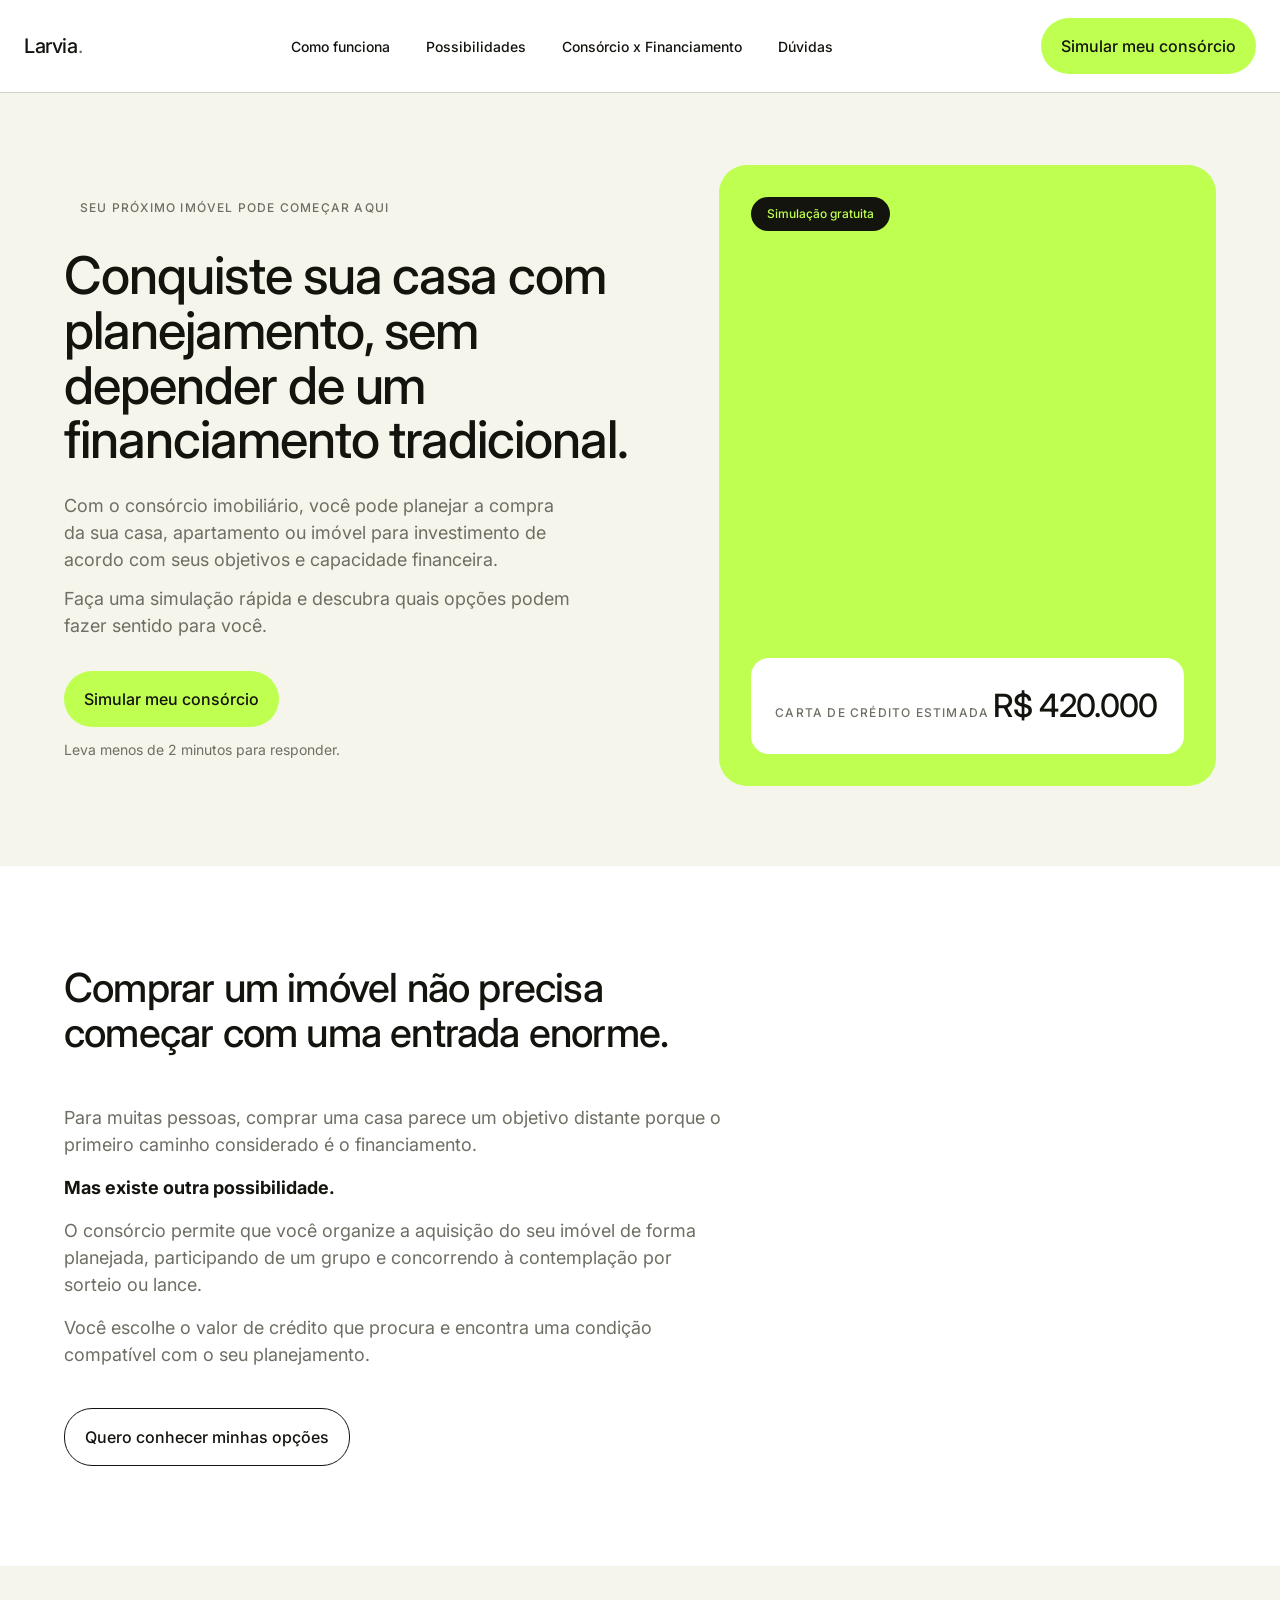
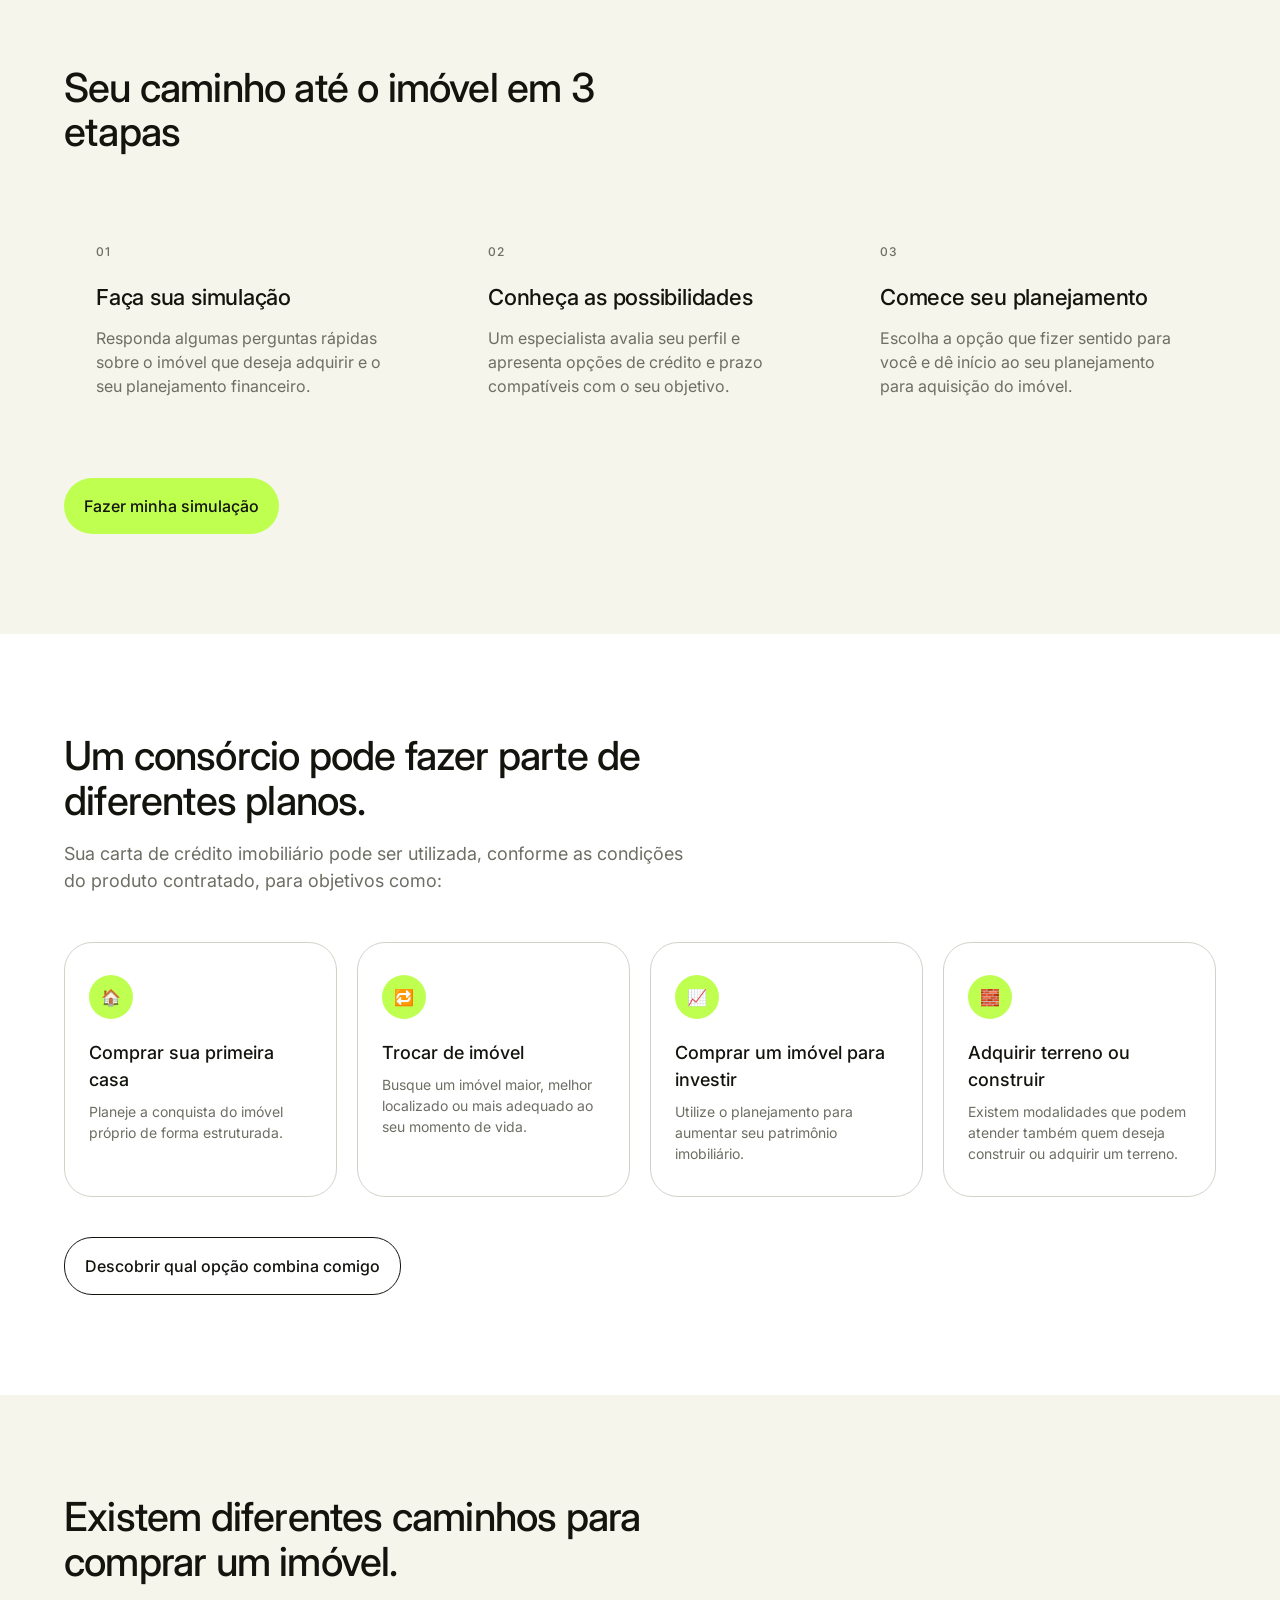
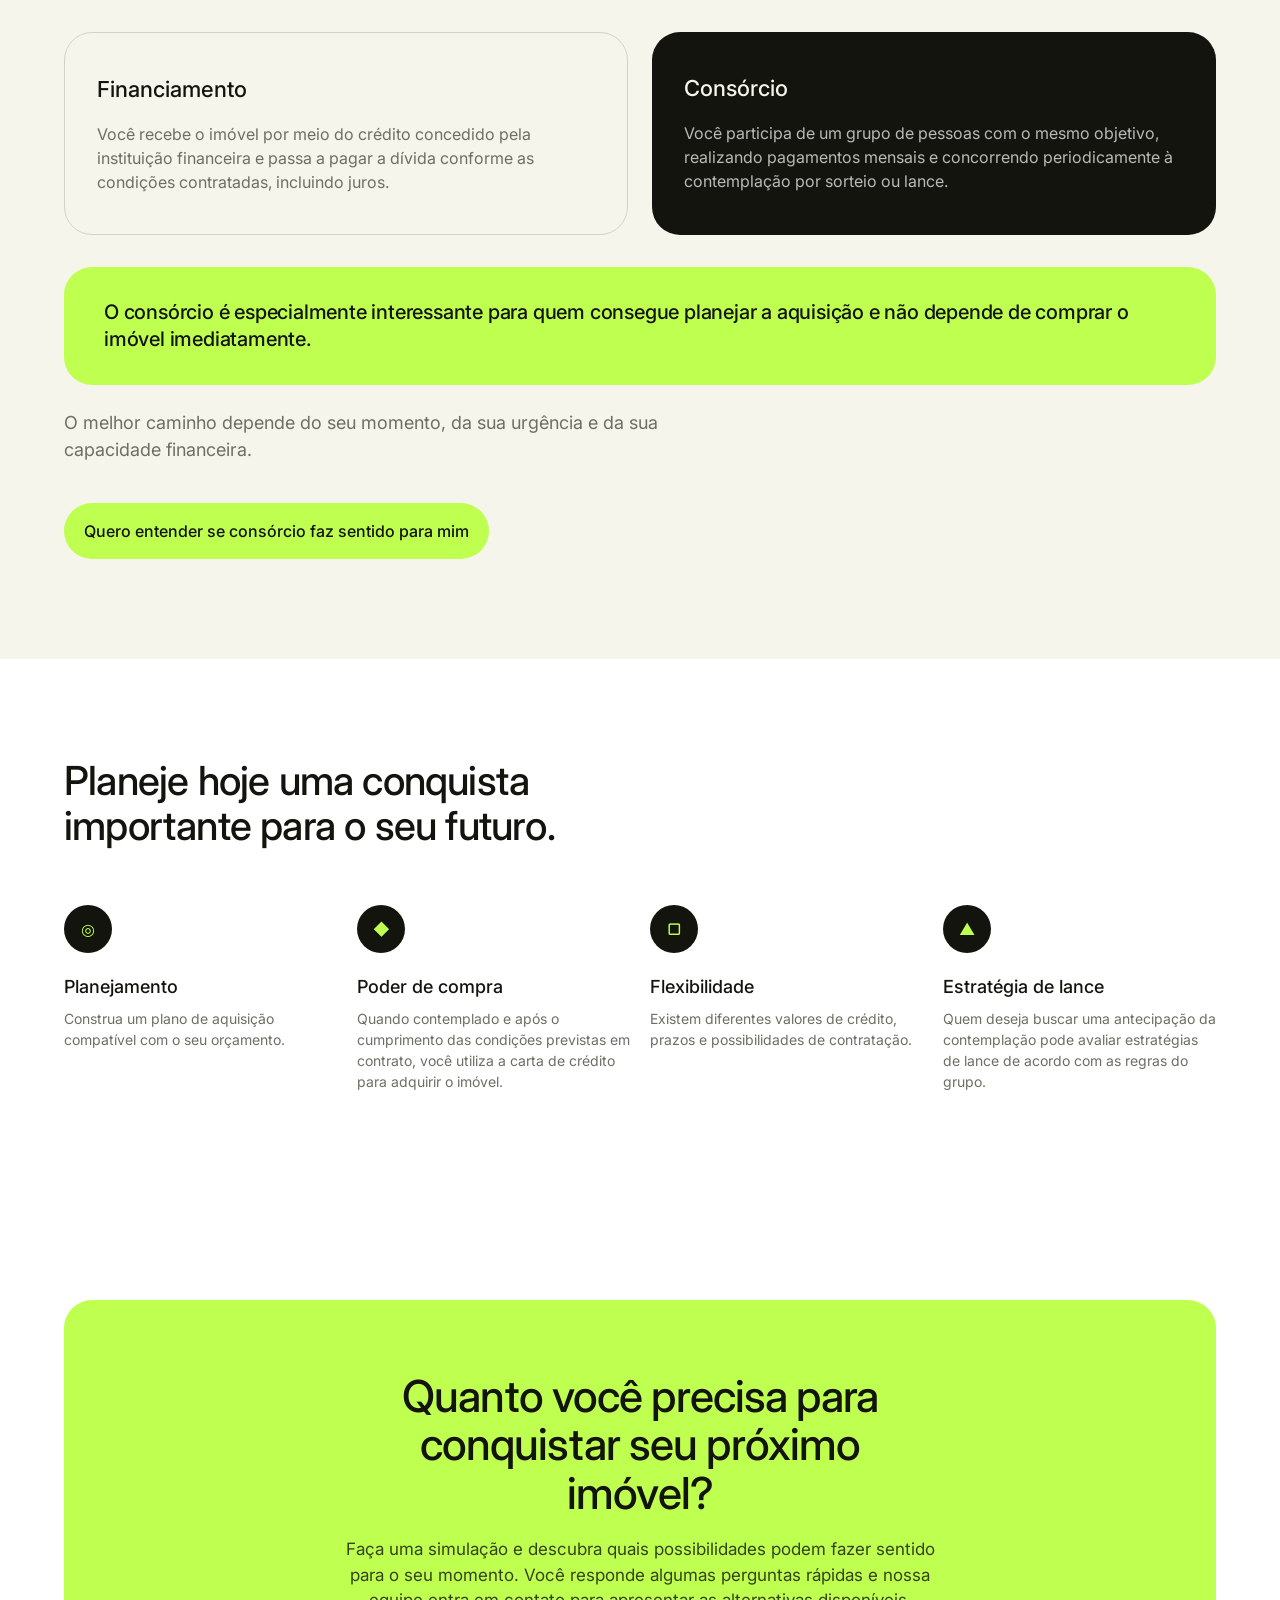
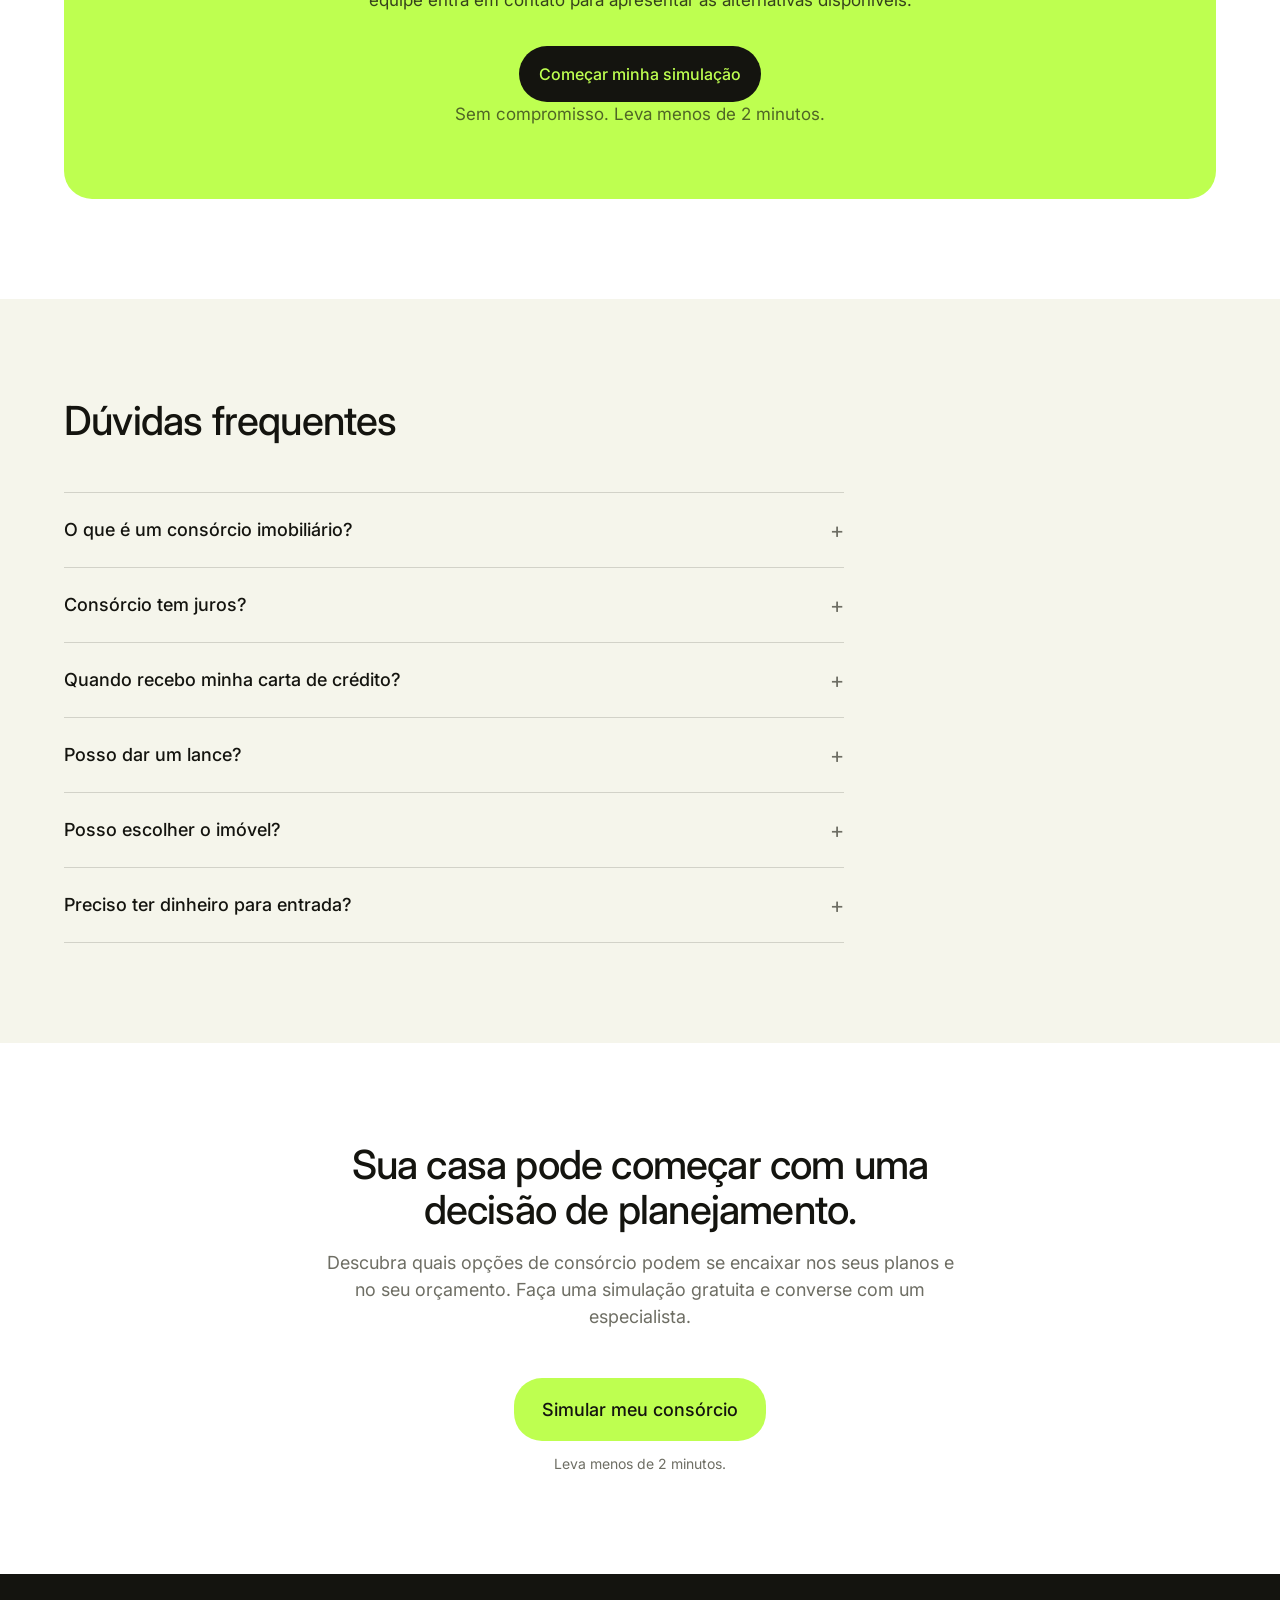
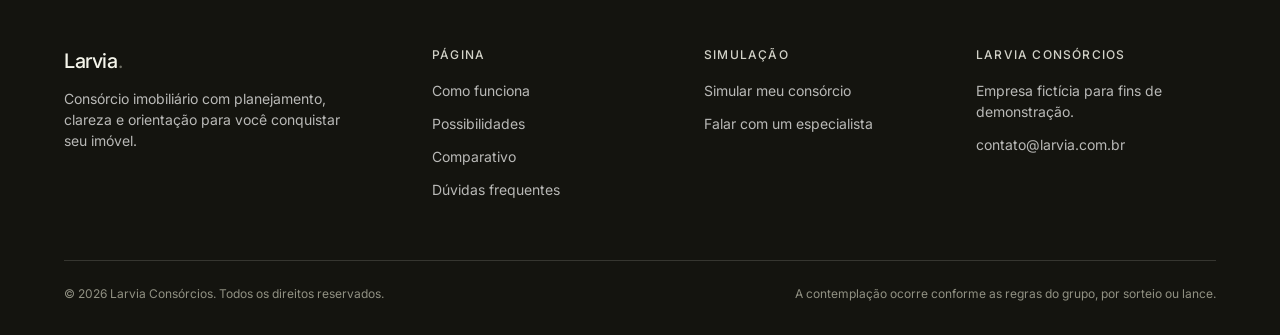
<file: larvia-landing/index.html>
<!doctype html>
<html lang="pt-BR">
<head>
<meta charset="UTF-8">
<meta name="viewport" content="width=device-width, initial-scale=1.0">
<title>Larvia Consórcios — Conquiste seu imóvel com planejamento</title>
<link rel="preconnect" href="https://fonts.googleapis.com">
<link rel="preconnect" href="https://fonts.gstatic.com" crossorigin>
<link href="https://fonts.googleapis.com/css2?family=Inter:wght@400;500;600&display=swap" rel="stylesheet">
<link rel="stylesheet" href="style.css">
</head>
<body>

<!-- ================= HEADER ================= -->
<header class="site-header">
  <div class="header-inner">
    <a href="#" class="logo">Larvia<span>.</span></a>
    <nav class="nav-links">
      <a href="#como-funciona">Como funciona</a>
      <a href="#possibilidades">Possibilidades</a>
      <a href="#comparativo">Consórcio x Financiamento</a>
      <a href="#faq">Dúvidas</a>
    </nav>
    <div class="header-cta">
      <a class="btn btn-primary" href="simulacao.html">Simular meu consórcio</a>
    </div>
  </div>
</header>

<!-- ================= HERO ================= -->
<section class="hero">
  <div class="container hero-inner">
    <div>
      <span class="eyebrow">Seu próximo imóvel pode começar aqui</span>
      <h1>Conquiste sua casa com planejamento, sem depender de um financiamento tradicional.</h1>
      <p class="subhead">Com o consórcio imobiliário, você pode planejar a compra da sua casa, apartamento ou imóvel para investimento de acordo com seus objetivos e capacidade financeira.</p>
      <p class="subhead">Faça uma simulação rápida e descubra quais opções podem fazer sentido para você.</p>
      <div class="cta-row">
        <a class="btn btn-primary" href="simulacao.html">Simular meu consórcio</a>
        <p class="micro-copy">Leva menos de 2 minutos para responder.</p>
      </div>
    </div>
    <div class="hero-visual">
      <span class="hero-visual-badge">Simulação gratuita</span>
      <div class="hero-visual-card">
        <span class="label">Carta de crédito estimada</span>
        <span class="value">R$ 420.000</span>
      </div>
    </div>
  </div>
</section>

<!-- ================= QUEBRA DE OBJEÇÃO ================= -->
<section class="section">
  <div class="container">
    <div class="section-head">
      <h2>Comprar um imóvel não precisa começar com uma entrada enorme.</h2>
    </div>
    <div class="objection-body">
      <p>Para muitas pessoas, comprar uma casa parece um objetivo distante porque o primeiro caminho considerado é o financiamento.</p>
      <p><strong>Mas existe outra possibilidade.</strong></p>
      <p>O consórcio permite que você organize a aquisição do seu imóvel de forma planejada, participando de um grupo e concorrendo à contemplação por sorteio ou lance.</p>
      <p>Você escolhe o valor de crédito que procura e encontra uma condição compatível com o seu planejamento.</p>
    </div>
    <div class="section-cta">
      <a class="btn btn-outline" href="simulacao.html">Quero conhecer minhas opções</a>
    </div>
  </div>
</section>

<!-- ================= COMO FUNCIONA ================= -->
<section class="section bg-parchment" id="como-funciona">
  <div class="container">
    <div class="section-head">
      <h2>Seu caminho até o imóvel em 3 etapas</h2>
    </div>
    <div class="steps-grid">
      <div class="step-card">
        <span class="step-num">01</span>
        <h3>Faça sua simulação</h3>
        <p>Responda algumas perguntas rápidas sobre o imóvel que deseja adquirir e o seu planejamento financeiro.</p>
      </div>
      <div class="step-card">
        <span class="step-num">02</span>
        <h3>Conheça as possibilidades</h3>
        <p>Um especialista avalia seu perfil e apresenta opções de crédito e prazo compatíveis com o seu objetivo.</p>
      </div>
      <div class="step-card">
        <span class="step-num">03</span>
        <h3>Comece seu planejamento</h3>
        <p>Escolha a opção que fizer sentido para você e dê início ao seu planejamento para aquisição do imóvel.</p>
      </div>
    </div>
    <div class="section-cta">
      <a class="btn btn-primary" href="simulacao.html">Fazer minha simulação</a>
    </div>
  </div>
</section>

<!-- ================= POSSIBILIDADES DE USO ================= -->
<section class="section" id="possibilidades">
  <div class="container">
    <div class="section-head">
      <h2>Um consórcio pode fazer parte de diferentes planos.</h2>
      <p class="section-sub">Sua carta de crédito imobiliário pode ser utilizada, conforme as condições do produto contratado, para objetivos como:</p>
    </div>
    <div class="uses-grid">
      <div class="use-card">
        <div class="icon">🏠</div>
        <h3>Comprar sua primeira casa</h3>
        <p>Planeje a conquista do imóvel próprio de forma estruturada.</p>
      </div>
      <div class="use-card">
        <div class="icon">🔁</div>
        <h3>Trocar de imóvel</h3>
        <p>Busque um imóvel maior, melhor localizado ou mais adequado ao seu momento de vida.</p>
      </div>
      <div class="use-card">
        <div class="icon">📈</div>
        <h3>Comprar um imóvel para investir</h3>
        <p>Utilize o planejamento para aumentar seu patrimônio imobiliário.</p>
      </div>
      <div class="use-card">
        <div class="icon">🧱</div>
        <h3>Adquirir terreno ou construir</h3>
        <p>Existem modalidades que podem atender também quem deseja construir ou adquirir um terreno.</p>
      </div>
    </div>
    <div class="section-cta">
      <a class="btn btn-outline" href="simulacao.html">Descobrir qual opção combina comigo</a>
    </div>
  </div>
</section>

<!-- ================= CONSÓRCIO X FINANCIAMENTO ================= -->
<section class="section bg-parchment" id="comparativo">
  <div class="container">
    <div class="section-head">
      <h2>Existem diferentes caminhos para comprar um imóvel.</h2>
    </div>
    <div class="compare-grid">
      <div class="compare-card">
        <h3>Financiamento</h3>
        <p>Você recebe o imóvel por meio do crédito concedido pela instituição financeira e passa a pagar a dívida conforme as condições contratadas, incluindo juros.</p>
      </div>
      <div class="compare-card highlight">
        <h3>Consórcio</h3>
        <p>Você participa de um grupo de pessoas com o mesmo objetivo, realizando pagamentos mensais e concorrendo periodicamente à contemplação por sorteio ou lance.</p>
      </div>
    </div>
    <div class="compare-callout">
      O consórcio é especialmente interessante para quem consegue planejar a aquisição e não depende de comprar o imóvel imediatamente.
    </div>
    <p class="section-sub" style="max-width:60ch;margin-top:24px;">O melhor caminho depende do seu momento, da sua urgência e da sua capacidade financeira.</p>
    <div class="section-cta">
      <a class="btn btn-primary" href="simulacao.html">Quero entender se consórcio faz sentido para mim</a>
    </div>
  </div>
</section>

<!-- ================= BENEFÍCIOS ================= -->
<section class="section">
  <div class="container">
    <div class="section-head">
      <h2>Planeje hoje uma conquista importante para o seu futuro.</h2>
    </div>
    <div class="benefits-grid">
      <div class="benefit-card">
        <div class="icon">◎</div>
        <h3>Planejamento</h3>
        <p>Construa um plano de aquisição compatível com o seu orçamento.</p>
      </div>
      <div class="benefit-card">
        <div class="icon">◆</div>
        <h3>Poder de compra</h3>
        <p>Quando contemplado e após o cumprimento das condições previstas em contrato, você utiliza a carta de crédito para adquirir o imóvel.</p>
      </div>
      <div class="benefit-card">
        <div class="icon">▢</div>
        <h3>Flexibilidade</h3>
        <p>Existem diferentes valores de crédito, prazos e possibilidades de contratação.</p>
      </div>
      <div class="benefit-card">
        <div class="icon">▲</div>
        <h3>Estratégia de lance</h3>
        <p>Quem deseja buscar uma antecipação da contemplação pode avaliar estratégias de lance de acordo com as regras do grupo.</p>
      </div>
    </div>
  </div>
</section>

<!-- ================= SIMULAÇÃO ================= -->
<section class="section">
  <div class="container">
    <div class="sim-band">
      <h2>Quanto você precisa para conquistar seu próximo imóvel?</h2>
      <p>Faça uma simulação e descubra quais possibilidades podem fazer sentido para o seu momento. Você responde algumas perguntas rápidas e nossa equipe entra em contato para apresentar as alternativas disponíveis.</p>
      <a class="btn btn-primary" href="simulacao.html">Começar minha simulação</a>
      <p class="micro-copy">Sem compromisso. Leva menos de 2 minutos.</p>
    </div>
  </div>
</section>

<!-- ================= FAQ ================= -->
<section class="section bg-parchment" id="faq">
  <div class="container">
    <div class="section-head">
      <h2>Dúvidas frequentes</h2>
    </div>
    <div class="faq-list">
      <div class="faq-item">
        <button class="faq-question">O que é um consórcio imobiliário? <span class="plus">+</span></button>
        <div class="faq-answer"><p>É uma modalidade de compra planejada em que pessoas com objetivos semelhantes participam de um grupo administrado por uma administradora de consórcios. Os participantes realizam pagamentos mensais e podem ser contemplados por sorteio ou lance, de acordo com as regras do grupo.</p></div>
      </div>
      <div class="faq-item">
        <button class="faq-question">Consórcio tem juros? <span class="plus">+</span></button>
        <div class="faq-answer"><p>O consórcio não funciona como um financiamento tradicional com cobrança de juros sobre o saldo financiado. Entretanto, existem custos previstos em contrato, como taxa de administração e, dependendo do produto, outros encargos.</p></div>
      </div>
      <div class="faq-item">
        <button class="faq-question">Quando recebo minha carta de crédito? <span class="plus">+</span></button>
        <div class="faq-answer"><p>A utilização da carta de crédito acontece após a contemplação e o cumprimento das condições previstas pela administradora. A contemplação pode ocorrer por sorteio ou lance e não existe garantia de uma data específica.</p></div>
      </div>
      <div class="faq-item">
        <button class="faq-question">Posso dar um lance? <span class="plus">+</span></button>
        <div class="faq-answer"><p>Sim. Os grupos podem permitir diferentes modalidades de lance, conforme as regras estabelecidas pela administradora.</p></div>
      </div>
      <div class="faq-item">
        <button class="faq-question">Posso escolher o imóvel? <span class="plus">+</span></button>
        <div class="faq-answer"><p>Após a contemplação e aprovação do processo pela administradora, a carta pode ser utilizada de acordo com as regras e finalidades estabelecidas no contrato do consórcio.</p></div>
      </div>
      <div class="faq-item">
        <button class="faq-question">Preciso ter dinheiro para entrada? <span class="plus">+</span></button>
        <div class="faq-answer"><p>O funcionamento é diferente de um financiamento imobiliário. As condições dependem do plano contratado, da estratégia adotada e das regras da administradora.</p></div>
      </div>
    </div>
  </div>
</section>

<!-- ================= CTA FINAL ================= -->
<section class="section cta-final">
  <div class="container">
    <div class="section-head center">
      <h2>Sua casa pode começar com uma decisão de planejamento.</h2>
      <p class="section-sub">Descubra quais opções de consórcio podem se encaixar nos seus planos e no seu orçamento. Faça uma simulação gratuita e converse com um especialista.</p>
    </div>
    <a class="btn btn-primary" href="simulacao.html">Simular meu consórcio</a>
    <p class="micro-copy">Leva menos de 2 minutos.</p>
  </div>
</section>

<!-- ================= FOOTER ================= -->
<footer class="site-footer">
  <div class="container">
    <div class="footer-top">
      <div class="footer-brand">
        <div class="logo">Larvia<span>.</span></div>
        <p>Consórcio imobiliário com planejamento, clareza e orientação para você conquistar seu imóvel.</p>
      </div>
      <div class="footer-col">
        <h4>Página</h4>
        <a href="#como-funciona">Como funciona</a>
        <a href="#possibilidades">Possibilidades</a>
        <a href="#comparativo">Comparativo</a>
        <a href="#faq">Dúvidas frequentes</a>
      </div>
      <div class="footer-col">
        <h4>Simulação</h4>
        <a href="simulacao.html">Simular meu consórcio</a>
        <a href="simulacao.html">Falar com um especialista</a>
      </div>
      <div class="footer-col">
        <h4>Larvia Consórcios</h4>
        <p>Empresa fictícia para fins de demonstração.</p>
        <p>contato@larvia.com.br</p>
      </div>
    </div>
    <div class="footer-bottom">
      <span>© 2026 Larvia Consórcios. Todos os direitos reservados.</span>
      <span>A contemplação ocorre conforme as regras do grupo, por sorteio ou lance.</span>
    </div>
  </div>
</footer>

<script src="script.js"></script>
</body>
</html>
</file>
<file: larvia-landing/style.css>
/* ============================================================
   Larvia Consórcios — Design tokens (baseado em DESIGN (7).md)
   ============================================================ */
:root {
  /* Colors */
  --color-lime: #beff50;
  --color-ink: #14140f;
  --color-parchment: #f5f5eb;
  --color-white: #ffffff;
  --color-ash: #d2d2c8;
  --color-graphite: #6e6e64;
  --color-charcoal: #30302a;
  --color-stone: #919183;
  --color-smoke: #b9b9b7;

  /* Font */
  --font-main: 'Inter', ui-sans-serif, system-ui, -apple-system, "Segoe UI", Roboto, sans-serif;

  /* Type scale */
  --text-eyebrow: 10px;
  --text-caption: 12px;
  --text-body-sm: 14px;
  --text-body: 16px;
  --text-subheading: 22px;
  --text-heading: 28px;
  --text-heading-lg: 60px;
  --text-display: 90px;

  /* Radius */
  --radius-buttons: 28px;
  --radius-cards: 28px;
  --radius-inner: 18px;
  --radius-pills: 9999px;
  --radius-inputs: 8px;

  /* Layout */
  --page-max-width: 1200px;
  --section-gap: 100px;
}

* { box-sizing: border-box; }

html { scroll-behavior: smooth; }

body {
  margin: 0;
  font-family: var(--font-main);
  font-weight: 400;
  color: var(--color-ink);
  background: var(--color-white);
  font-size: var(--text-body);
  line-height: 1.5;
  -webkit-font-smoothing: antialiased;
}

h1, h2, h3, h4, p { margin: 0; }

.container {
  max-width: var(--page-max-width);
  margin: 0 auto;
  padding: 0 24px;
}

a { color: inherit; text-decoration: none; }

img { max-width: 100%; display: block; }

button { font-family: inherit; cursor: pointer; }

/* ---------- Buttons ---------- */
.btn {
  display: inline-flex;
  align-items: center;
  justify-content: center;
  gap: 8px;
  border: none;
  border-radius: var(--radius-buttons);
  font-weight: 500;
  font-size: var(--text-body);
  padding: 16px 20px;
  transition: transform .15s ease, opacity .15s ease;
  white-space: nowrap;
}
.btn:active { transform: scale(0.98); }

.btn-primary {
  background: var(--color-lime);
  color: var(--color-ink);
}
.btn-primary:hover { opacity: .88; }

.btn-ghost {
  background: transparent;
  color: var(--color-ink);
  padding: 16px 8px;
}
.btn-ghost:hover { opacity: .7; }

.btn-outline {
  background: transparent;
  color: var(--color-ink);
  border: 1px solid var(--color-ink);
}
.btn-outline:hover { background: var(--color-ink); color: var(--color-parchment); }

.micro-copy {
  font-size: var(--text-body-sm);
  color: var(--color-graphite);
  margin-top: 12px;
}

/* ---------- Eyebrow / tags ---------- */
.eyebrow {
  display: inline-block;
  font-size: var(--text-caption);
  font-weight: 500;
  text-transform: uppercase;
  letter-spacing: 0.1em;
  color: var(--color-graphite);
  background: var(--color-parchment);
  border-radius: var(--radius-pills);
  padding: 8px 16px;
  margin-bottom: 24px;
}
.eyebrow.on-lime { background: var(--color-ink); color: var(--color-lime); }
.eyebrow.on-dark { background: rgba(245,245,235,0.1); color: var(--color-parchment); }

/* ============================================================
   Header
   ============================================================ */
.site-header {
  position: sticky;
  top: 0;
  z-index: 100;
  background: rgba(255,255,255,0.92);
  backdrop-filter: blur(8px);
  border-bottom: 1px solid var(--color-ash);
}
.header-inner {
  display: flex;
  align-items: center;
  justify-content: space-between;
  padding: 18px 24px;
}
.logo {
  font-size: 20px;
  font-weight: 500;
  letter-spacing: -0.02em;
}
.logo span { color: var(--color-graphite); font-weight: 400; }

.nav-links {
  display: flex;
  gap: 8px;
  align-items: center;
}
.nav-links a { font-size: var(--text-body-sm); font-weight: 500; padding: 10px 14px; border-radius: var(--radius-pills); }
.nav-links a:hover { background: var(--color-parchment); }

.header-cta { display: flex; align-items: center; gap: 8px; }

.mobile-menu-btn { display: none; background: none; border: none; padding: 8px; }

@media (max-width: 860px) {
  .nav-links { display: none; }
  .mobile-menu-btn { display: block; }
}

/* ============================================================
   Hero
   ============================================================ */
.hero {
  background: var(--color-parchment);
  padding: 72px 0 80px;
  overflow: hidden;
}
.hero-inner {
  display: grid;
  grid-template-columns: 1.1fr 0.9fr;
  gap: 48px;
  align-items: center;
}
.hero h1 {
  font-size: 52px;
  font-weight: 500;
  line-height: 1.05;
  letter-spacing: -0.02em;
  margin-bottom: 24px;
}
.hero .subhead {
  font-size: 18px;
  color: var(--color-graphite);
  max-width: 46ch;
  margin-bottom: 12px;
}
.hero .cta-row { margin-top: 32px; }

.hero-visual {
  background: var(--color-lime);
  border-radius: var(--radius-cards);
  aspect-ratio: 4/5;
  position: relative;
  display: flex;
  align-items: flex-end;
  padding: 32px;
  overflow: hidden;
}
.hero-visual-card {
  background: var(--color-white);
  border-radius: var(--radius-inner);
  padding: 24px;
  width: 100%;
}
.hero-visual-card .label { font-size: var(--text-caption); text-transform: uppercase; letter-spacing: 0.1em; color: var(--color-graphite); font-weight: 500; margin-bottom: 8px; }
.hero-visual-card .value { font-size: 32px; font-weight: 500; letter-spacing: -0.02em; }
.hero-visual-badge {
  position: absolute;
  top: 32px;
  left: 32px;
  background: var(--color-ink);
  color: var(--color-lime);
  border-radius: var(--radius-pills);
  padding: 8px 16px;
  font-size: var(--text-caption);
  font-weight: 500;
}

@media (max-width: 860px) {
  .hero-inner { grid-template-columns: 1fr; }
  .hero h1 { font-size: 36px; }
}

/* ============================================================
   Generic section
   ============================================================ */
.section { padding: var(--section-gap) 0; }
.section.bg-parchment { background: var(--color-parchment); }
.section.bg-dark { background: var(--color-ink); color: var(--color-parchment); }
.section.bg-dark .section-sub { color: var(--color-smoke); }

.section-head { max-width: 640px; margin-bottom: 48px; }
.section-head.center { margin-left: auto; margin-right: auto; text-align: center; }
.section-head h2 {
  font-size: 40px;
  font-weight: 500;
  line-height: 1.12;
  letter-spacing: -0.02em;
}
.section-sub {
  font-size: 18px;
  color: var(--color-graphite);
  margin-top: 16px;
}
.section-cta { margin-top: 40px; }

@media (max-width: 640px) {
  .section-head h2 { font-size: 30px; }
}

/* ---------- Quebra de objeção ---------- */
.objection-body p { margin-bottom: 16px; font-size: 18px; color: var(--color-graphite); max-width: 60ch; }
.objection-body p strong { color: var(--color-ink); }

/* ---------- Como funciona (steps) ---------- */
.steps-grid {
  display: grid;
  grid-template-columns: repeat(3, 1fr);
  gap: 24px;
}
.step-card {
  background: var(--color-parchment);
  border-radius: var(--radius-cards);
  padding: 40px 32px;
}
.step-card .step-num {
  font-size: var(--text-caption);
  font-weight: 500;
  letter-spacing: 0.1em;
  color: var(--color-graphite);
  margin-bottom: 20px;
  display: block;
}
.step-card h3 { font-size: 22px; font-weight: 500; margin-bottom: 12px; letter-spacing: -0.01em; }
.step-card p { color: var(--color-graphite); }

@media (max-width: 860px) {
  .steps-grid { grid-template-columns: 1fr; }
}

/* ---------- Possibilidades (cards) ---------- */
.uses-grid {
  display: grid;
  grid-template-columns: repeat(4, 1fr);
  gap: 20px;
}
.use-card {
  background: var(--color-white);
  border: 1px solid var(--color-ash);
  border-radius: var(--radius-cards);
  padding: 32px 24px;
}
.use-card .icon {
  width: 44px; height: 44px;
  border-radius: var(--radius-pills);
  background: var(--color-lime);
  display: flex; align-items: center; justify-content: center;
  margin-bottom: 20px;
  font-weight: 500;
}
.use-card h3 { font-size: 18px; font-weight: 500; margin-bottom: 8px; }
.use-card p { font-size: var(--text-body-sm); color: var(--color-graphite); }

@media (max-width: 960px) {
  .uses-grid { grid-template-columns: repeat(2, 1fr); }
}
@media (max-width: 560px) {
  .uses-grid { grid-template-columns: 1fr; }
}

/* ---------- Consórcio x Financiamento ---------- */
.compare-grid {
  display: grid;
  grid-template-columns: 1fr 1fr;
  gap: 24px;
  margin-bottom: 32px;
}
.compare-card {
  border-radius: var(--radius-cards);
  padding: 40px 32px;
  border: 1px solid var(--color-ash);
}
.compare-card.highlight { background: var(--color-ink); color: var(--color-parchment); border: none; }
.compare-card.highlight p { color: var(--color-smoke); }
.compare-card h3 { font-size: 22px; font-weight: 500; margin-bottom: 16px; }
.compare-card p { color: var(--color-graphite); }

.compare-callout {
  background: var(--color-lime);
  border-radius: var(--radius-cards);
  padding: 32px 40px;
  font-size: 20px;
  font-weight: 500;
  letter-spacing: -0.01em;
  line-height: 1.35;
}

@media (max-width: 780px) {
  .compare-grid { grid-template-columns: 1fr; }
}

/* ---------- Benefícios ---------- */
.benefits-grid {
  display: grid;
  grid-template-columns: repeat(4, 1fr);
  gap: 20px;
}
.benefit-card { padding: 8px 0; }
.benefit-card .icon {
  width: 48px; height: 48px;
  border-radius: var(--radius-pills);
  background: var(--color-ink);
  color: var(--color-lime);
  display: flex; align-items: center; justify-content: center;
  font-weight: 500;
  margin-bottom: 20px;
}
.benefit-card h3 { font-size: 18px; font-weight: 500; margin-bottom: 8px; }
.benefit-card p { font-size: var(--text-body-sm); color: var(--color-graphite); }

@media (max-width: 960px) {
  .benefits-grid { grid-template-columns: repeat(2, 1fr); }
}
@media (max-width: 560px) {
  .benefits-grid { grid-template-columns: 1fr; }
}

/* ---------- Simulação (lime band) ---------- */
.sim-band {
  background: var(--color-lime);
  border-radius: var(--radius-cards);
  padding: 72px 48px;
  text-align: center;
}
.sim-band h2 {
  font-size: 44px;
  font-weight: 500;
  letter-spacing: -0.02em;
  line-height: 1.1;
  max-width: 20ch;
  margin: 0 auto 20px;
}
.sim-band p {
  max-width: 56ch;
  margin: 0 auto;
  color: var(--color-ink);
  opacity: .8;
  font-size: 17px;
}
.sim-band .btn-primary { background: var(--color-ink); color: var(--color-lime); margin-top: 32px; }
.sim-band .micro-copy { color: var(--color-ink); opacity: .65; }

@media (max-width: 640px) {
  .sim-band { padding: 48px 24px; }
  .sim-band h2 { font-size: 30px; }
}

/* ---------- FAQ ---------- */
.faq-list { border-top: 1px solid var(--color-ash); max-width: 780px; }
.faq-item { border-bottom: 1px solid var(--color-ash); }
.faq-question {
  width: 100%;
  background: none;
  border: none;
  text-align: left;
  padding: 24px 0;
  display: flex;
  align-items: center;
  justify-content: space-between;
  font-size: 18px;
  font-weight: 500;
  color: var(--color-ink);
}
.faq-question .plus { font-size: 22px; font-weight: 400; transition: transform .2s ease; color: var(--color-graphite); }
.faq-item.open .faq-question .plus { transform: rotate(45deg); }
.faq-answer {
  max-height: 0;
  overflow: hidden;
  transition: max-height .25s ease;
}
.faq-answer p { padding-bottom: 24px; color: var(--color-graphite); max-width: 66ch; }
.faq-item.open .faq-answer { max-height: 300px; }

/* ---------- CTA final ---------- */
.cta-final { text-align: center; }
.cta-final .section-head { margin-left: auto; margin-right: auto; }
.cta-final .btn-primary { font-size: 18px; padding: 18px 28px; }

/* ============================================================
   Footer
   ============================================================ */
.site-footer {
  background: var(--color-ink);
  color: var(--color-parchment);
  padding: 72px 0 32px;
}
.footer-top {
  display: grid;
  grid-template-columns: 1.4fr 1fr 1fr 1fr;
  gap: 32px;
  padding-bottom: 48px;
  border-bottom: 1px solid rgba(245,245,235,0.15);
}
.footer-brand .logo { color: var(--color-parchment); margin-bottom: 12px; }
.footer-brand p { color: var(--color-smoke); font-size: var(--text-body-sm); max-width: 32ch; }
.footer-col h4 {
  font-size: var(--text-caption);
  text-transform: uppercase;
  letter-spacing: 0.1em;
  font-weight: 500;
  color: var(--color-ash);
  margin-bottom: 16px;
}
.footer-col a, .footer-col p { display: block; font-size: var(--text-body-sm); color: var(--color-smoke); margin-bottom: 12px; }
.footer-col a:hover { color: var(--color-parchment); }
.footer-bottom {
  display: flex;
  justify-content: space-between;
  padding-top: 24px;
  font-size: var(--text-caption);
  color: var(--color-stone);
  flex-wrap: wrap;
  gap: 12px;
}

@media (max-width: 780px) {
  .footer-top { grid-template-columns: 1fr 1fr; }
}
@media (max-width: 480px) {
  .footer-top { grid-template-columns: 1fr; }
}

/* ============================================================
   Modal / Typeform-style qualification form
   ============================================================ */
.form-overlay {
  position: fixed;
  inset: 0;
  background: var(--color-white);
  z-index: 1000;
  display: none;
  flex-direction: column;
  opacity: 0;
  transition: opacity .2s ease;
}
.form-overlay.open { display: flex; opacity: 1; }

.form-topbar {
  display: flex;
  align-items: center;
  gap: 16px;
  padding: 20px 24px;
  border-bottom: 1px solid var(--color-ash);
}
.form-close {
  background: none;
  border: none;
  font-size: 24px;
  color: var(--color-graphite);
  line-height: 1;
  padding: 4px 8px;
}
.form-close:hover { color: var(--color-ink); }

.progress-track {
  flex: 1;
  height: 4px;
  background: var(--color-ash);
  border-radius: var(--radius-pills);
  overflow: hidden;
}
.progress-fill {
  height: 100%;
  background: var(--color-lime);
  width: 0%;
  transition: width .3s ease;
}
.progress-label { font-size: var(--text-caption); color: var(--color-graphite); white-space: nowrap; }

.form-stage {
  flex: 1;
  display: flex;
  align-items: center;
  justify-content: center;
  overflow-y: auto;
  padding: 40px 24px;
}
.form-step {
  display: none;
  width: 100%;
  max-width: 560px;
  animation: stepIn .35s ease;
}
.form-step.active { display: block; }

@keyframes stepIn {
  from { opacity: 0; transform: translateY(12px); }
  to { opacity: 1; transform: translateY(0); }
}

.form-step .step-eyebrow {
  font-size: var(--text-caption);
  font-weight: 500;
  letter-spacing: 0.1em;
  text-transform: uppercase;
  color: var(--color-graphite);
  margin-bottom: 16px;
}
.form-step h2 {
  font-size: 30px;
  font-weight: 500;
  letter-spacing: -0.01em;
  line-height: 1.2;
  margin-bottom: 12px;
}
.form-step .step-desc { color: var(--color-graphite); font-size: 16px; margin-bottom: 28px; }

.choice-list { display: flex; flex-direction: column; gap: 10px; margin-bottom: 8px; }
.choice-btn {
  text-align: left;
  background: var(--color-parchment);
  border: 1px solid transparent;
  border-radius: var(--radius-inner);
  padding: 16px 20px;
  font-size: 16px;
  font-weight: 500;
  color: var(--color-ink);
  transition: background .15s ease, border-color .15s ease;
}
.choice-btn:hover { background: var(--color-lime); }
.choice-btn.selected { background: var(--color-lime); border-color: var(--color-ink); }

.field-input {
  width: 100%;
  border: 1px solid var(--color-ash);
  border-radius: var(--radius-inputs);
  padding: 16px;
  font-size: 18px;
  font-family: inherit;
  color: var(--color-ink);
  margin-bottom: 8px;
  background: var(--color-white);
}
.field-input:focus { outline: none; border-color: var(--color-ink); }
textarea.field-input { resize: vertical; min-height: 110px; }

.form-actions { display: flex; align-items: center; gap: 16px; margin-top: 24px; }
.form-hint { font-size: var(--text-caption); color: var(--color-stone); margin-top: 20px; }

.form-intro, .form-success { text-align: center; }
.form-intro .btn-primary, .form-success .btn-primary { margin-top: 32px; }

.success-badge {
  width: 64px; height: 64px;
  border-radius: 50%;
  background: var(--color-lime);
  display: flex; align-items: center; justify-content: center;
  font-size: 28px;
  margin: 0 auto 24px;
}

@media (max-width: 560px) {
  .form-step h2 { font-size: 24px; }
}

/* ============================================================
   Standalone simulation page (simulacao.html)
   ============================================================ */
.sim-page {
  min-height: 100vh;
  display: flex;
  flex-direction: column;
  background: var(--color-white);
}
.sim-page .form-stage { min-height: calc(100vh - 65px); }

/* Utility */
.visually-hidden {
  position: absolute; width: 1px; height: 1px; overflow: hidden;
  clip: rect(0,0,0,0); white-space: nowrap;
}
</file>
